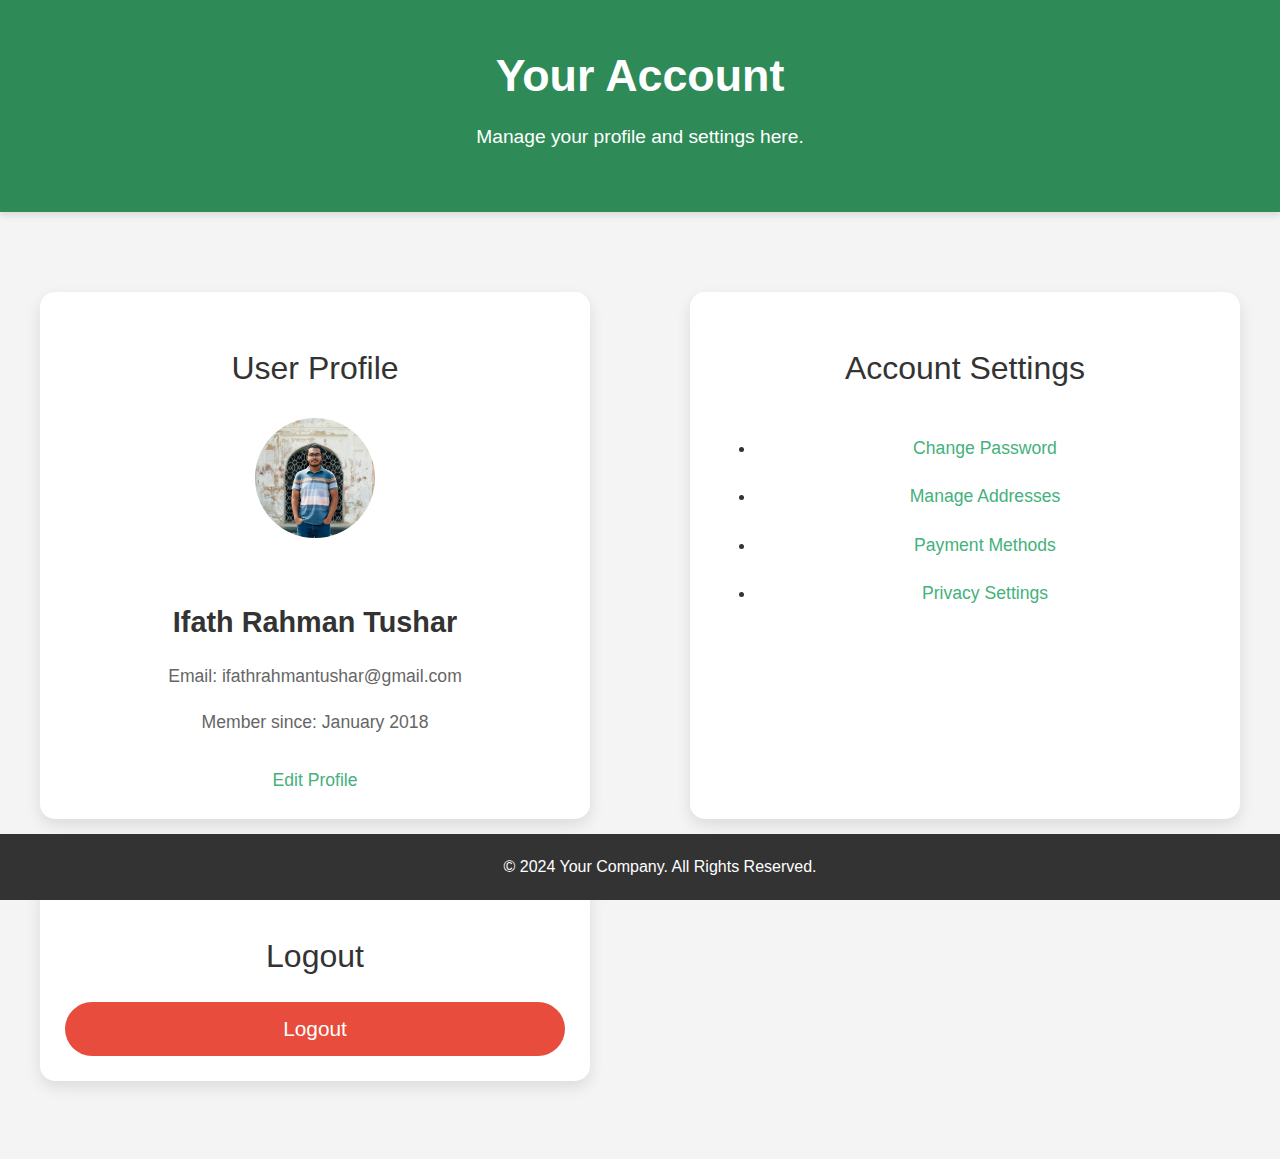
<file: account.html>
<!DOCTYPE html>
<html lang="en">
<head>
    <meta charset="UTF-8">
    <meta name="viewport" content="width=device-width, initial-scale=1.0">
    <title>Account Management</title>
    <link rel="stylesheet" href="css/account.css">
</head>
<body>

    <header>
        <h1>Your Account</h1>
        <p>Manage your profile and settings here.</p>
    </header>

    <main>
        <div class="account-container">

            <!-- User Profile Section -->
            <section class="account-section user">
                <h2>User Profile</h2>
                <div class="profile-info">
                    <img src="image/profile.jpg" alt="Profile Image" class="profile-img">
                    <h3>Ifath Rahman Tushar</h3>
                    <p>Email: ifathrahmantushar@gmail.com</p>
                    <p>Member since: January 2018</p>
                    <a href="#" class="edit-btn">Edit Profile</a>
                </div>
            </section>

            <!-- Account Settings Section -->
            <section class="account-section settings">
                <h2>Account Settings</h2>
                <ul>
                    <li><a href="#">Change Password</a></li>
                    <li><a href="#">Manage Addresses</a></li>
                    <li><a href="#">Payment Methods</a></li>
                    <li><a href="#">Privacy Settings</a></li>
                </ul>
            </section>

            <!-- Logout Section -->
            <section class="account-section logout">
                <h2>Logout</h2>
                <button class="logout-btn">Logout</button>
            </section>

        </div>
    </main>

    <footer>
        <p>&copy; 2024 Your Company. All Rights Reserved.</p>
    </footer>

</body>
</html>
</file>
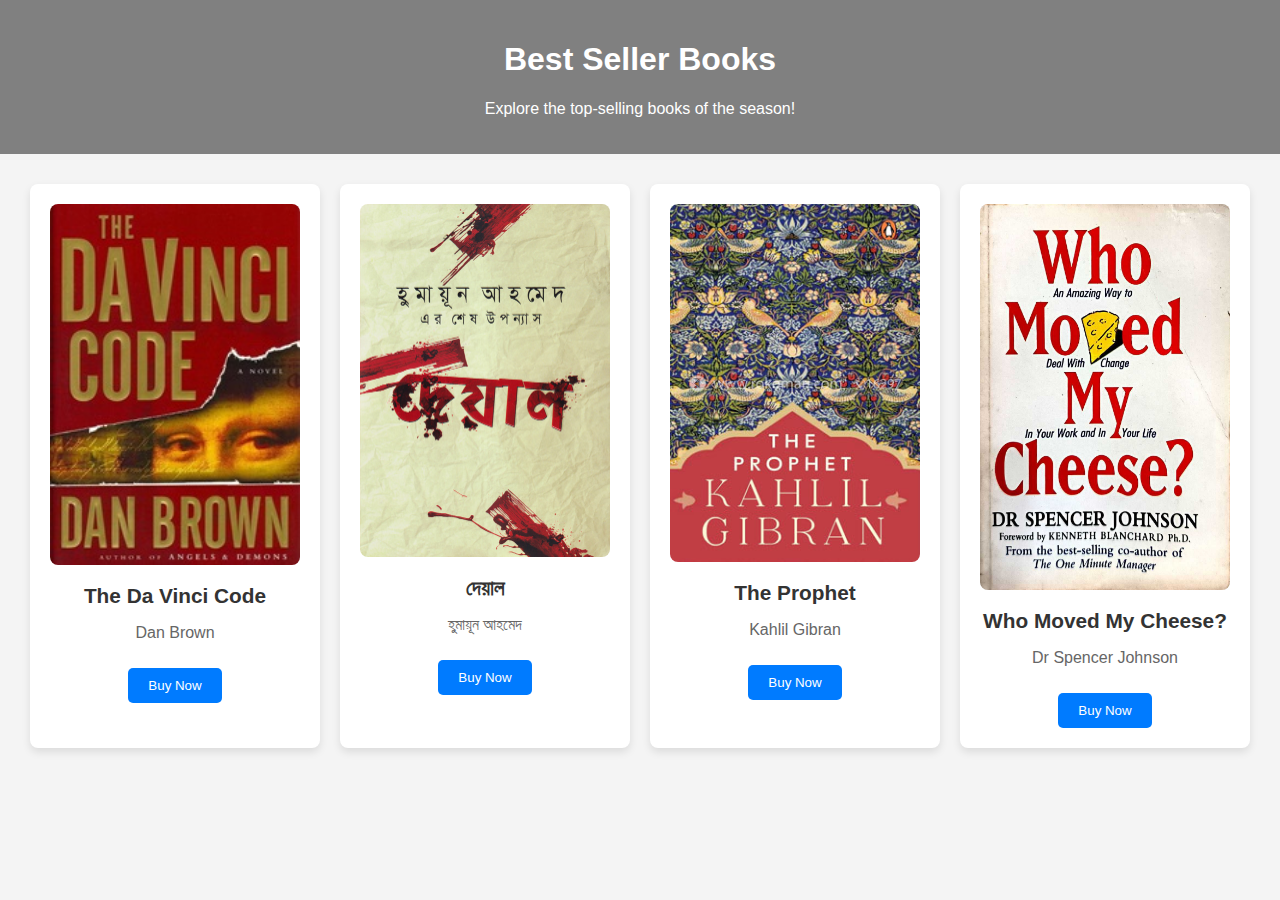
<file: best_sellers.html>
<!DOCTYPE html>
<html lang="en">
<head>
    <meta charset="UTF-8">
    <meta name="viewport" content="width=device-width, initial-scale=1.0">
    <title>Best Seller Books</title>
    <link rel="stylesheet" href="css/best_ssellers.css">
</head>

<body>

    <div class="header">
        <h1>Best Seller Books</h1>
        <p>Explore the top-selling books of the season!</p>
    </div>

    <div class="container">
        <div class="book">
            <img src="image/best1.jpg" alt="Book 1">
            <h2>The Da Vinci Code</h2>
            <p>Dan Brown</p>
            <button>Buy Now</button>
        </div>

        <div class="book">
            <img src="image/best5.jpg" alt="Book 2">
            <h2>দেয়াল</h2>
            <p>হুমায়ূন আহমেদ</p>
            <button>Buy Now</button>
        </div>

        <div class="book">
            <img src="image/best3.jpg" alt="Book 3">
            <h2>The Prophet</h2>
            <p>Kahlil Gibran</p>
            <button>Buy Now</button>
        </div>

        <div class="book">
            <img src="image/best4.jpg" alt="Book 4">
            <h2>Who Moved My Cheese?</h2>
            <p>Dr Spencer Johnson</p>
            <button>Buy Now</button>
        </div>
    </div>

</body>
</html>
</file>
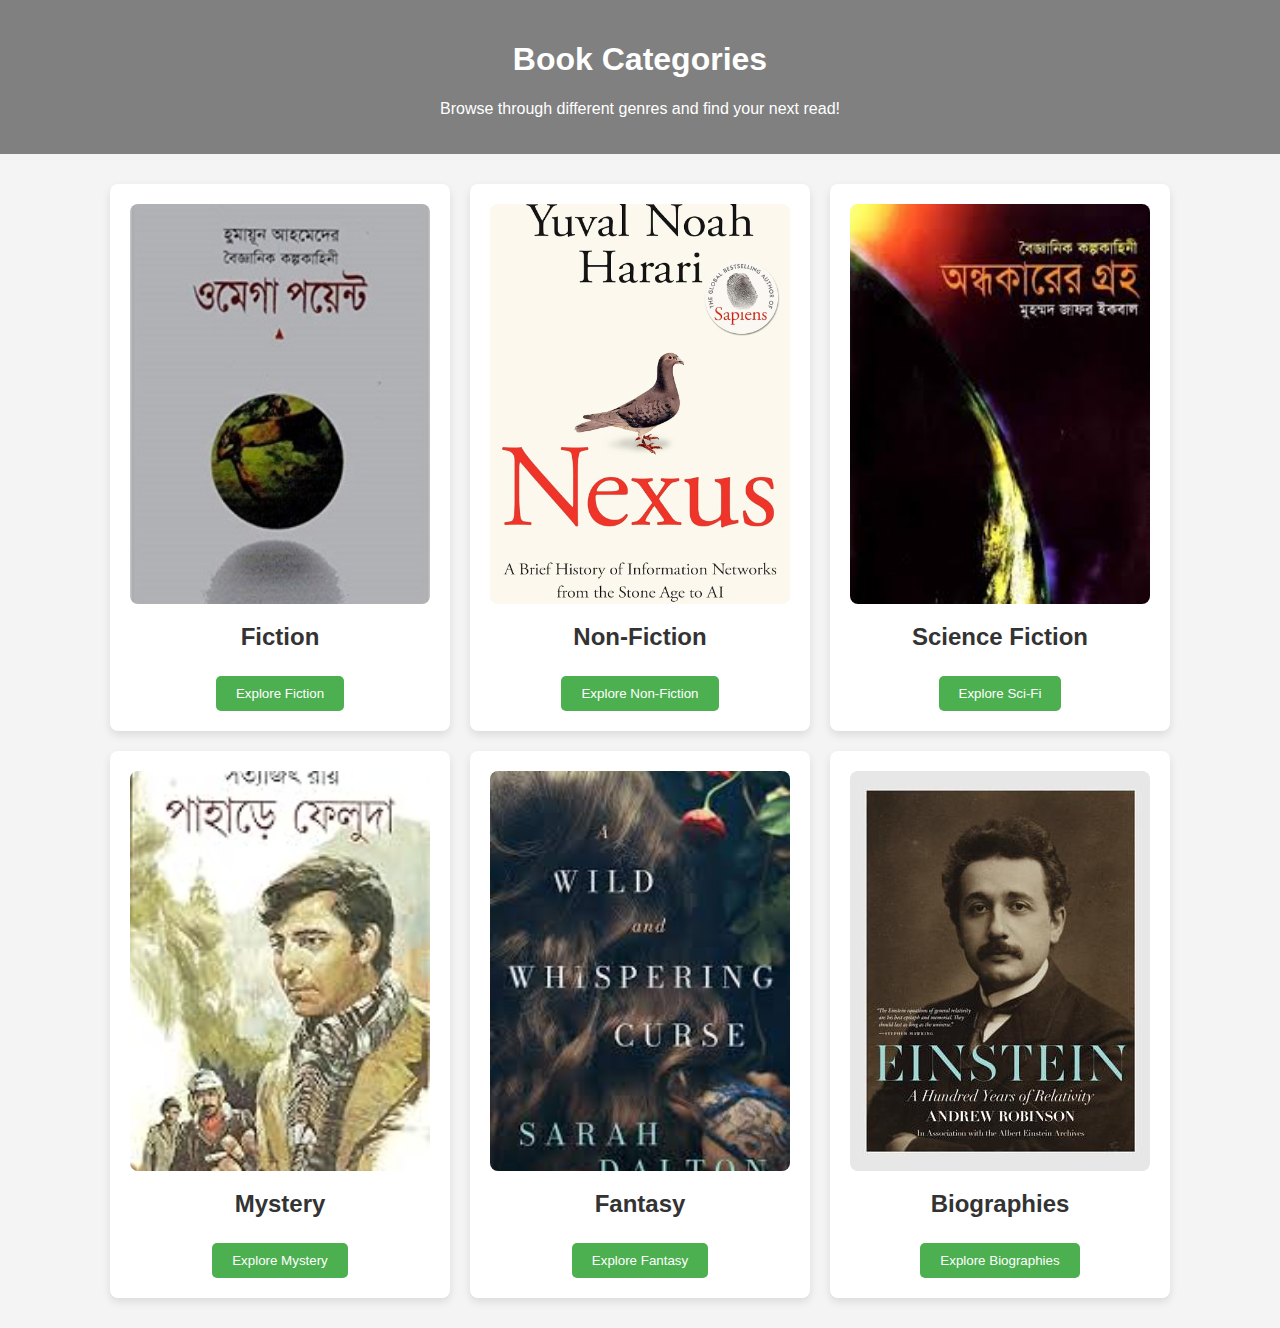
<file: categories.html>
<!DOCTYPE html>
<html lang="en">
<head>
    <meta charset="UTF-8">
    <meta name="viewport" content="width=device-width, initial-scale=1.0">
    <title>Book Categories</title>
    <link rel="stylesheet" href="css/categories.css">
</head>

<body>

    <div class="header">
        <h1>Book Categories</h1>
        <p>Browse through different genres and find your next read!</p>
    </div>

    <div class="container">
        <div class="category">
            <img src="image/fiction11.jpg" alt="Fiction">
            <h2>Fiction</h2>
            <button>Explore Fiction</button>
        </div>

        <div class="category">
            <img src="image/non_fiction11.jpg" alt="Non-Fiction">
            <h2>Non-Fiction</h2>
            <button>Explore Non-Fiction</button>
        </div>

        <div class="category">
            <img src="image/scifi2.jpg" alt="Science Fiction">
            <h2>Science Fiction</h2>
            <button>Explore Sci-Fi</button>
        </div>

        <div class="category">
            <img src="image/mystery.jpg" alt="Mystery">
            <h2>Mystery</h2>
            <button>Explore Mystery</button>
        </div>

        <div class="category">
            <img src="image/fantasy.jpg" alt="Fantasy">
            <h2>Fantasy</h2>
            <button>Explore Fantasy</button>
        </div>

        <div class="category">
            <img src="image/biography1.jpg" alt="Biographies">
            <h2>Biographies</h2>
            <button>Explore Biographies</button>
        </div>
    </div>

</body>
</html>
</file>
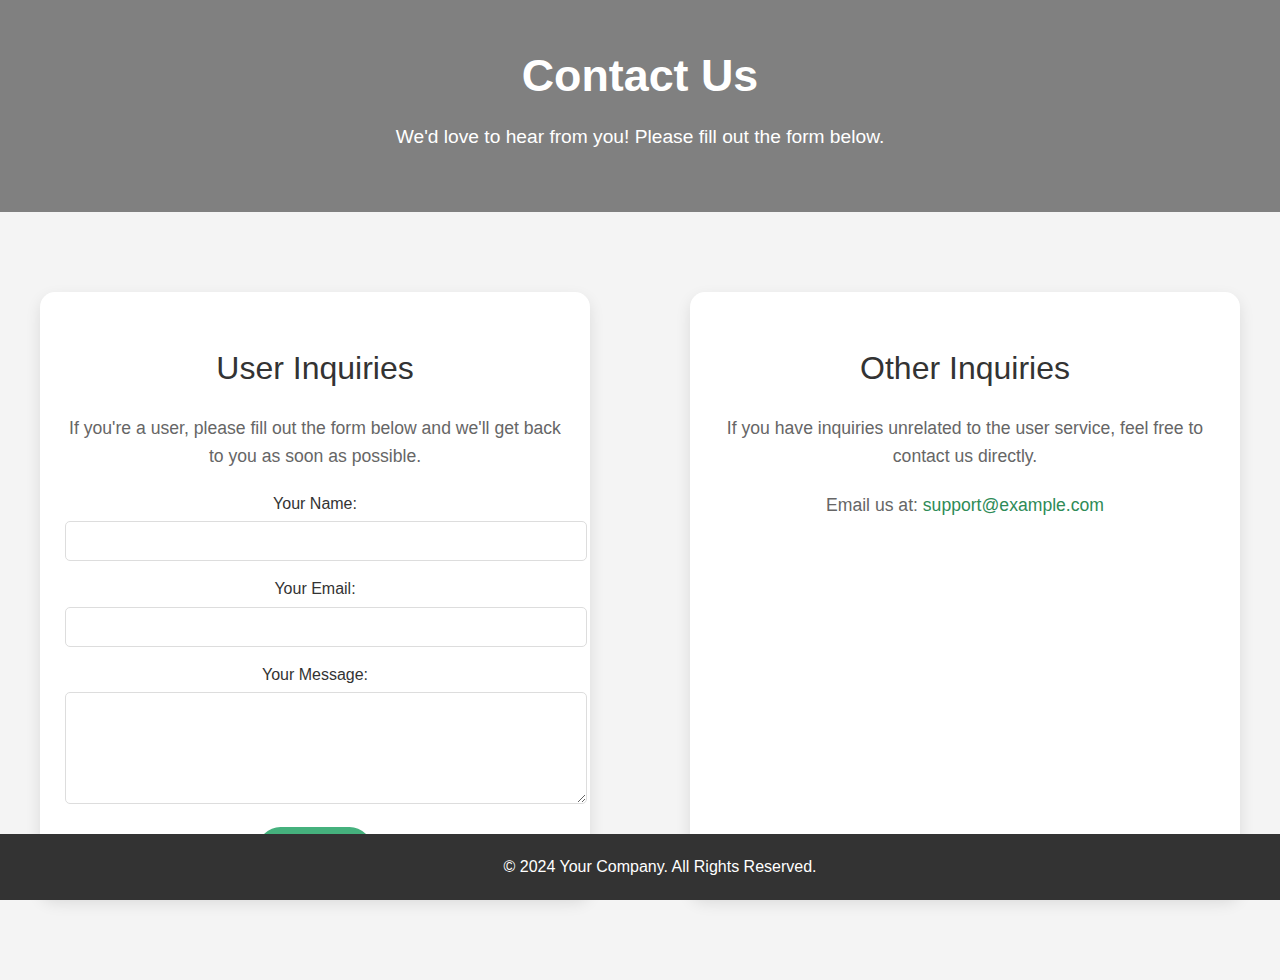
<file: contact.html>
<!DOCTYPE html>
<html lang="en">
<head>
    <meta charset="UTF-8">
    <meta name="viewport" content="width=device-width, initial-scale=1.0">
    <title>Contact Us</title>
    <link rel="stylesheet" href="css/contact.css">
</head>
<body>

    <header>
        <h1>Contact Us</h1>
        <p>We'd love to hear from you! Please fill out the form below.</p>
    </header>

    <main>
        <div class="contact-container">

            <!-- User Contact Section -->
            <section class="contact-section user">
                <h2>User Inquiries</h2>
                <p>If you're a user, please fill out the form below and we'll get back to you as soon as possible.</p>

                <form action="#" method="POST" class="contact-form">
                    <label for="name">Your Name:</label>
                    <input type="text" id="name" name="name" required>

                    <label for="email">Your Email:</label>
                    <input type="email" id="email" name="email" required>

                    <label for="message">Your Message:</label>
                    <textarea id="message" name="message" rows="5" required></textarea>

                    <button type="submit" class="submit-btn">Submit</button>
                </form>
            </section>

            <!-- Other Contact Section -->
            <section class="contact-section others">
                <h2>Other Inquiries</h2>
                <p>If you have inquiries unrelated to the user service, feel free to contact us directly.</p>
                <p>Email us at: <a href="mailto:support@bookly.com">support@example.com</a></p>
            </section>

        </div>
    </main>

    <footer>
        <p>&copy; 2024 Your Company. All Rights Reserved.</p>
    </footer>

</body>
</html>
</file>
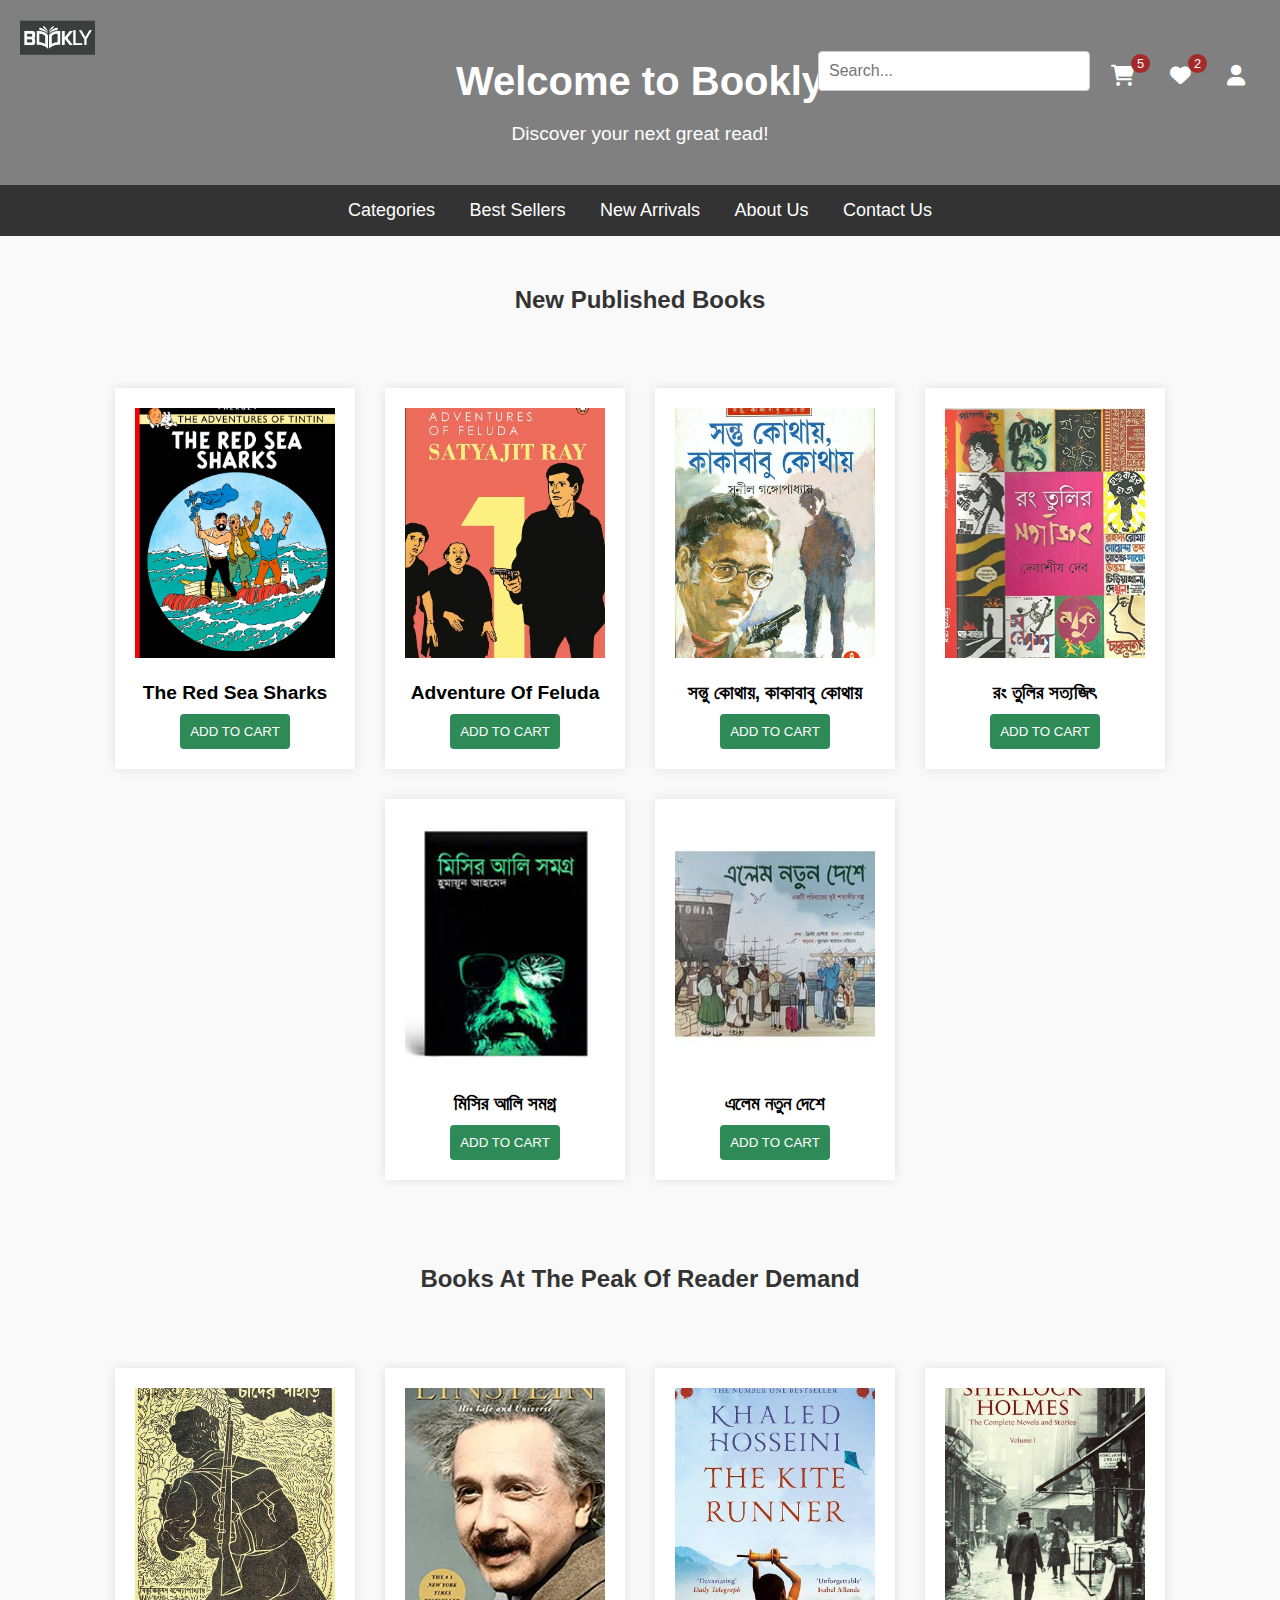
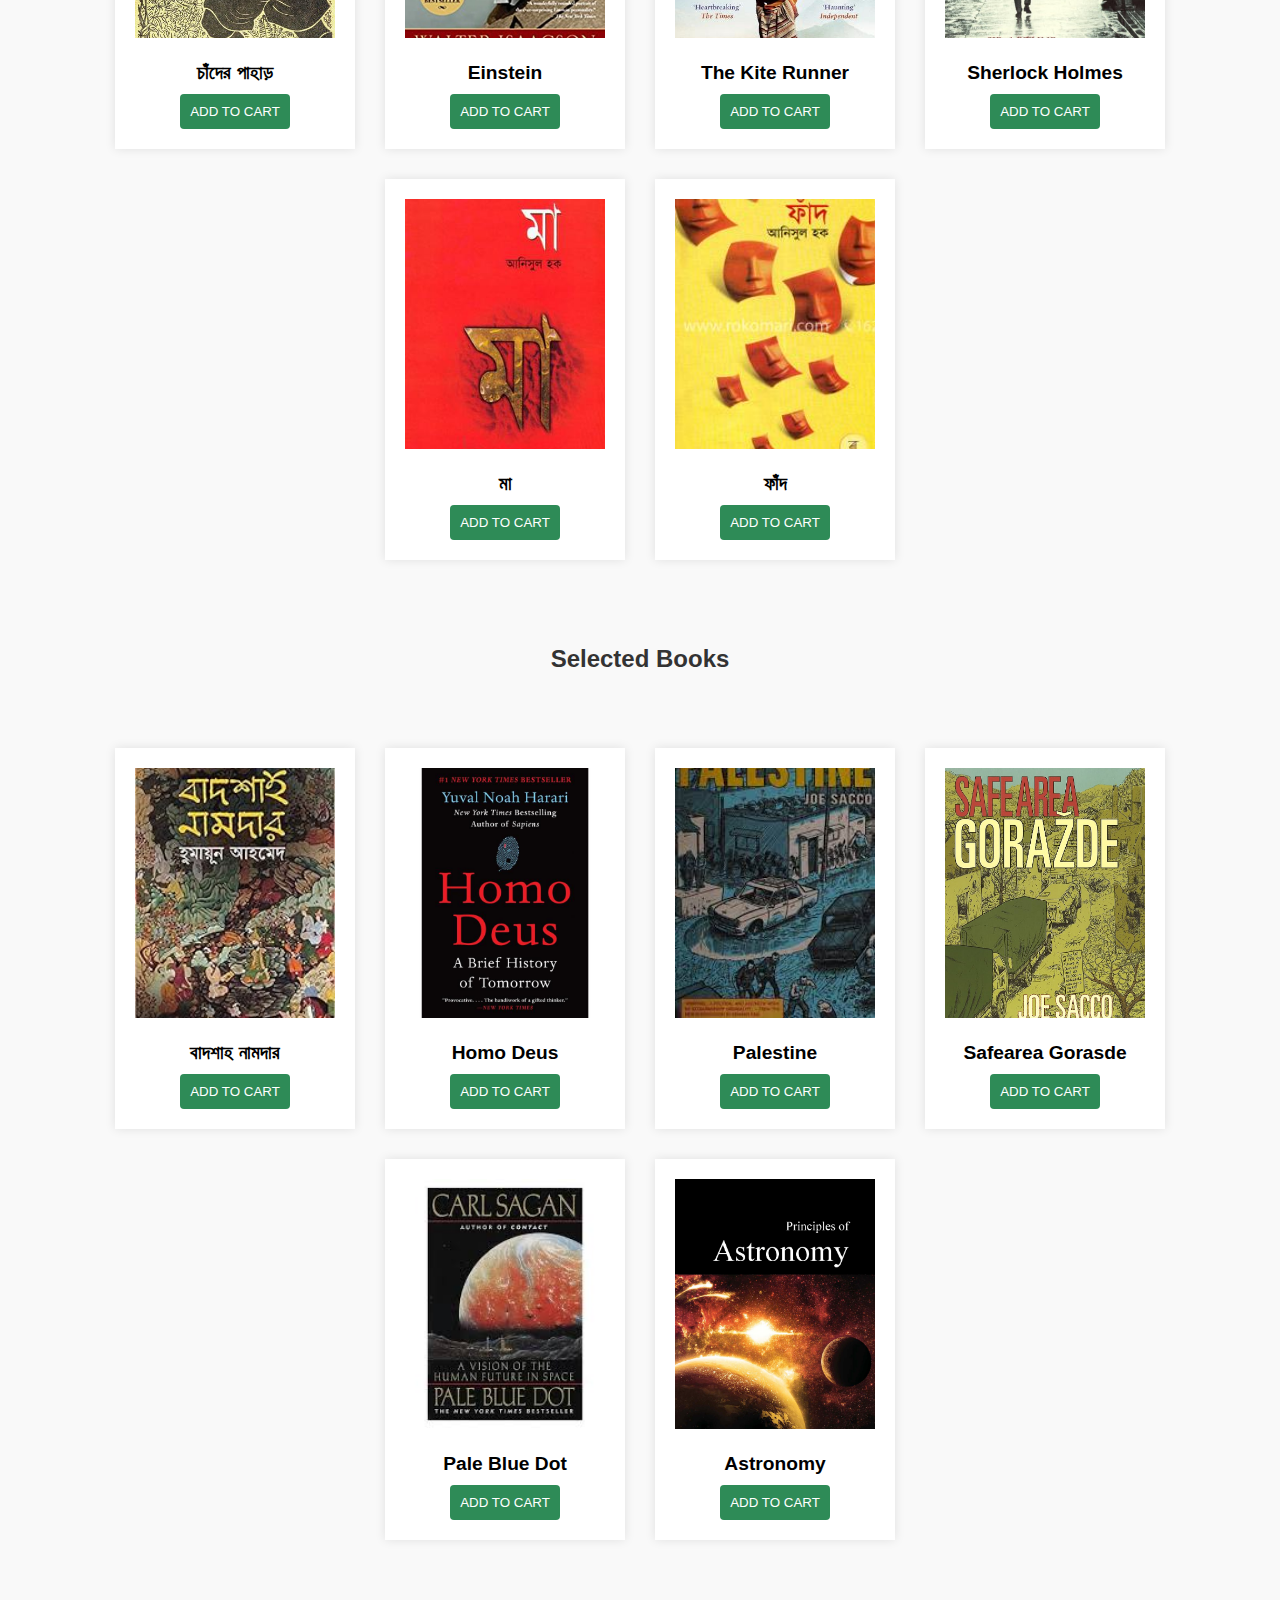
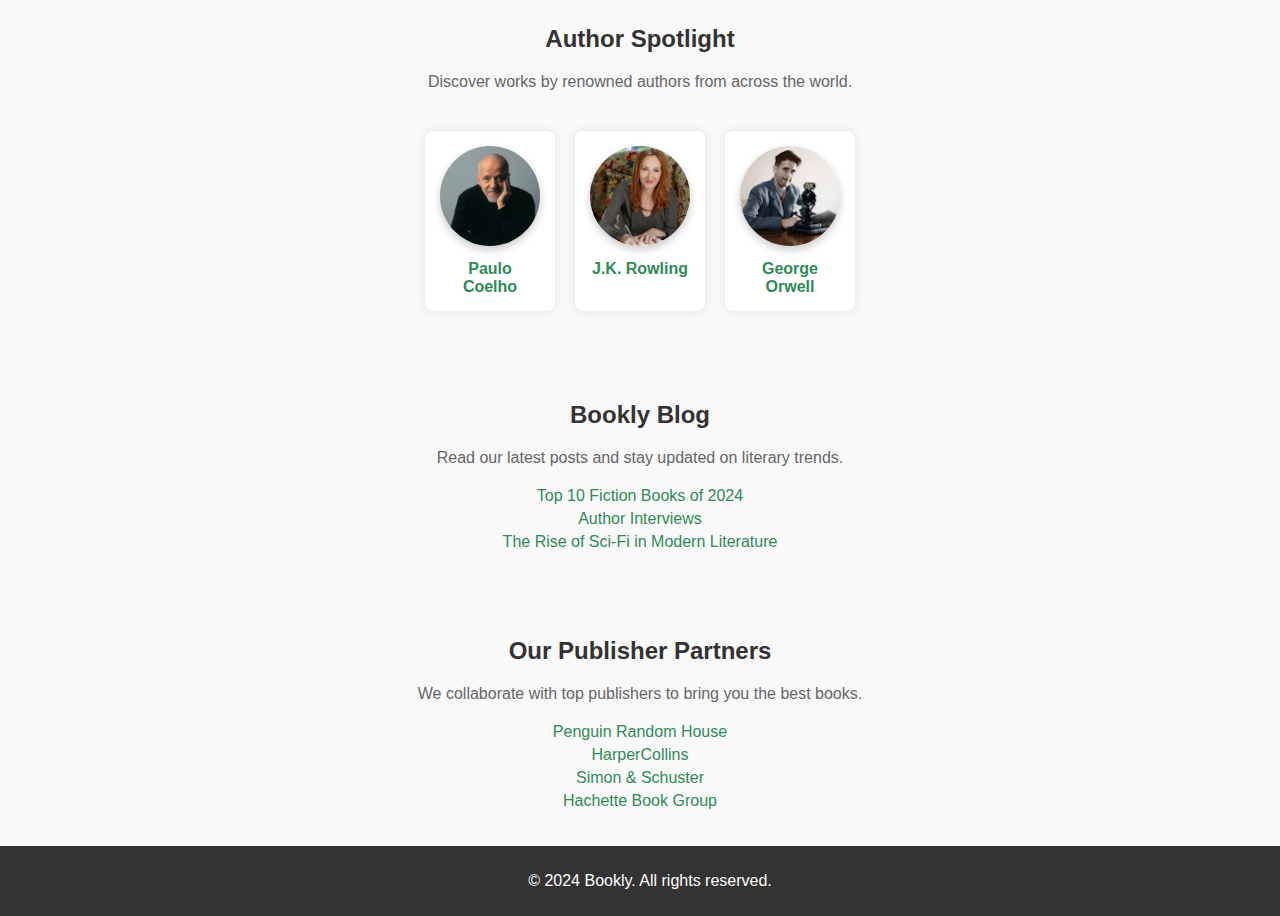
<file: home.html>
<!DOCTYPE html>
<html lang="en">
<head>
    <meta charset="UTF-8">
    <meta name="viewport" content="width=device-width, initial-scale=1.0">
    <title>Bookly - Online Book Shop</title>
    <link rel="icon" href="icon/photo_2024-09-13_21-05-20.jpg">
    <link rel="stylesheet" href="css/home.css">
    <link rel="stylesheet" href="https://cdnjs.cloudflare.com/ajax/libs/font-awesome/6.0.0-beta3/css/all.min.css">
    
</head>

<body>

<header>
    <a href="index.html">
        <img src="icon/photo_2024-09-13_21-05-20.jpg" alt="Bookly Logo" class="logo">
    </a>


    

    <h1>Welcome to Bookly</h1>
    <p>Discover your next great read!</p>
    <div class="search-container">
        <form action="search_results.html" method="GET">
            <input type="text" placeholder="Search..." name="query" required>
        </form>
    </div>

    <div class="header"></div>
        
    <div class="icons-container">
        <a href="cart.html" title="Cart">
            <i class="fas fa-shopping-cart"></i>
            <span class="icon-badge">5</span> 
        </a>
        <a href="wishlist.html" title="Wishlist">
            <i class="fas fa-heart"></i>
            <span class="icon-badge">2</span> 
        </a>
        <a href="account.html" title="Account">
            <i class="fas fa-user"></i>
        </a>
    </div>
</header>


</body>
</html>


<nav>
    <a href="categories.html">Categories</a>
    <a href="best_sellers.html">Best Sellers</a>
    <a href="new_arrivals.html">New Arrivals</a>
    <a href="about.html">About Us</a>
    <a href="contact.html">Contact Us</a>
</nav>

<section>
    <h2>New Published Books</h2>
</section>

<div class="container">
    <div class="category">
        <img src="image/new_pub_1.jpg" alt="">
        <h2>The Red Sea Sharks</h2>
        <button>ADD TO CART</button>
    </div>

    <div class="category">
        <img src="image/new_pub_2.jpg" alt="">
        <h2>Adventure Of Feluda</h2>
        <button>ADD TO CART</button>
    </div>

    <div class="category">
        <img src="image/new_img_3.jpg" alt="">
        <h2>সন্তু কোথায়, কাকাবাবু কোথায়</h2>
        <button>ADD TO CART</button>
    </div>

    <div class="category">
        <img src="image/new_book_4.jpg" alt="">
        <h2>রং তুলির সত্যজিৎ
        </h2>
        <button>ADD TO CART</button>
    </div>

    <div class="category">
        <img src="image/new_book_5.jpg" alt="">
        <h2>মিসির আলি সমগ্র</h2>
        <button>ADD TO CART</button>
    </div>

    <div class="category">
        <img src="image/new_book_6.jpg" alt="">
        <h2>এলেম নতুন দেশে</h2>
        <button>ADD TO CART</button>
    </div>
</div>

<section>
    <h2>Books At The Peak Of Reader Demand</h2>
</section>


<div class="container">
    <div class="category">
        <img src="image/redader_demand_1.jpg" alt="">
        <h2>চাঁদের পাহাড়</h2>
        <button>ADD TO CART</button>
    </div>

    <div class="category">
        <img src="image/reader_demand_2.jpg" alt="">
        <h2>Einstein</h2>
        <button>ADD TO CART</button>
    </div>

    <div class="category">
        <img src="image/readers_demand_3.jpg" alt="">
        <h2>The Kite Runner</h2>
        <button>ADD TO CART</button>
    </div>

    <div class="category">
        <img src="image/reader_demand_4.jpg" alt="">
        <h2>Sherlock Holmes</h2>
        <button>ADD TO CART</button>
    </div>

    <div class="category">
        <img src="image/redars_demand_5.jpg" alt="">
        <h2>মা</h2>
        <button>ADD TO CART</button>
    </div>

    <div class="category">
        <img src="image/redars_demand_6.jpg" alt="">
        <h2>ফাঁদ</h2>
        <button>ADD TO CART</button>
    </div>
</div>

<section>
    <h2>Selected Books</h2>
</section>


<div class="container">
    <div class="category">
        <img src="image/selected_1.jpg" alt="">
        <h2>বাদশাহ নামদার</h2>
        <button>ADD TO CART</button>
    </div>

    <div class="category">
        <img src="image/selected_2.jpg" alt="">
        <h2>Homo Deus</h2>
        <button>ADD TO CART</button>
    </div>

    <div class="category">
        <img src="image/selected_3.jpg" alt="">
        <h2>Palestine</h2>
        <button>ADD TO CART</button>
    </div>

    <div class="category">
        <img src="image/selected_4.jpg" alt="">
        <h2>Safearea Gorasde</h2>
        <button>ADD TO CART</button>
    </div>

    <div class="category">
        <img src="image/selected_5.jpg" alt="">
        <h2>Pale Blue Dot</h2>
        <button>ADD TO CART</button>
    </div>

    <div class="category">
        <img src="image/selected_6.jpg" alt="">
        <h2>Astronomy</h2>
        <button>ADD TO CART</button>
    </div>
</div>


<section>
    <h2>Author Spotlight</h2>
    <p>Discover works by renowned authors from across the world.</p>
    <div class="author-list">
        <div class="author-item">
            <img src="image/paulo-coelho.jpg" alt="Paulo Coelho">
            <a href="author/paulo_coelho.html">Paulo Coelho</a>
        </div>
        <div class="author-item">
            <img src="image/jk-rowling.jpg" alt="J.K. Rowling">
            <a href="author/jk_rowling.html">J.K. Rowling</a>
        </div>
        <div class="author-item">
            <img src="image/george orwell.jpeg" alt="George Orwell">
            <a href="author/george_orwell.html">George Orwell</a>
        </div>
    </div>
</section>



<section>
    <h2>Bookly Blog</h2>
    <p>Read our latest posts and stay updated on literary trends.</p>
    <ul>
        <li><a href="blog/top10fiction.html">Top 10 Fiction Books of 2024</a></li>
        <li><a href="blog/author_interviews.html">Author Interviews</a></li>
        <li><a href="blog/scifi_rise.html">The Rise of Sci-Fi in Modern Literature</a></li>
    </ul>
</section>

<section>
    <h2>Our Publisher Partners</h2>
    <p>We collaborate with top publishers to bring you the best books.</p>
    <ul>
        <li><a href="publisher/penguin_random_house.html">Penguin Random House</a></li>
        <li><a href="publisher/harpercollins.html">HarperCollins</a></li>
        <li><a href="publisher/simon_schuster.html">Simon & Schuster</a></li>
        <li><a href="publisher/hachette.html">Hachette Book Group</a></li>
    </ul>
</section>

<footer>
    <p>© 2024 Bookly. All rights reserved.</p>
</footer>

</body>
</html>
</file>
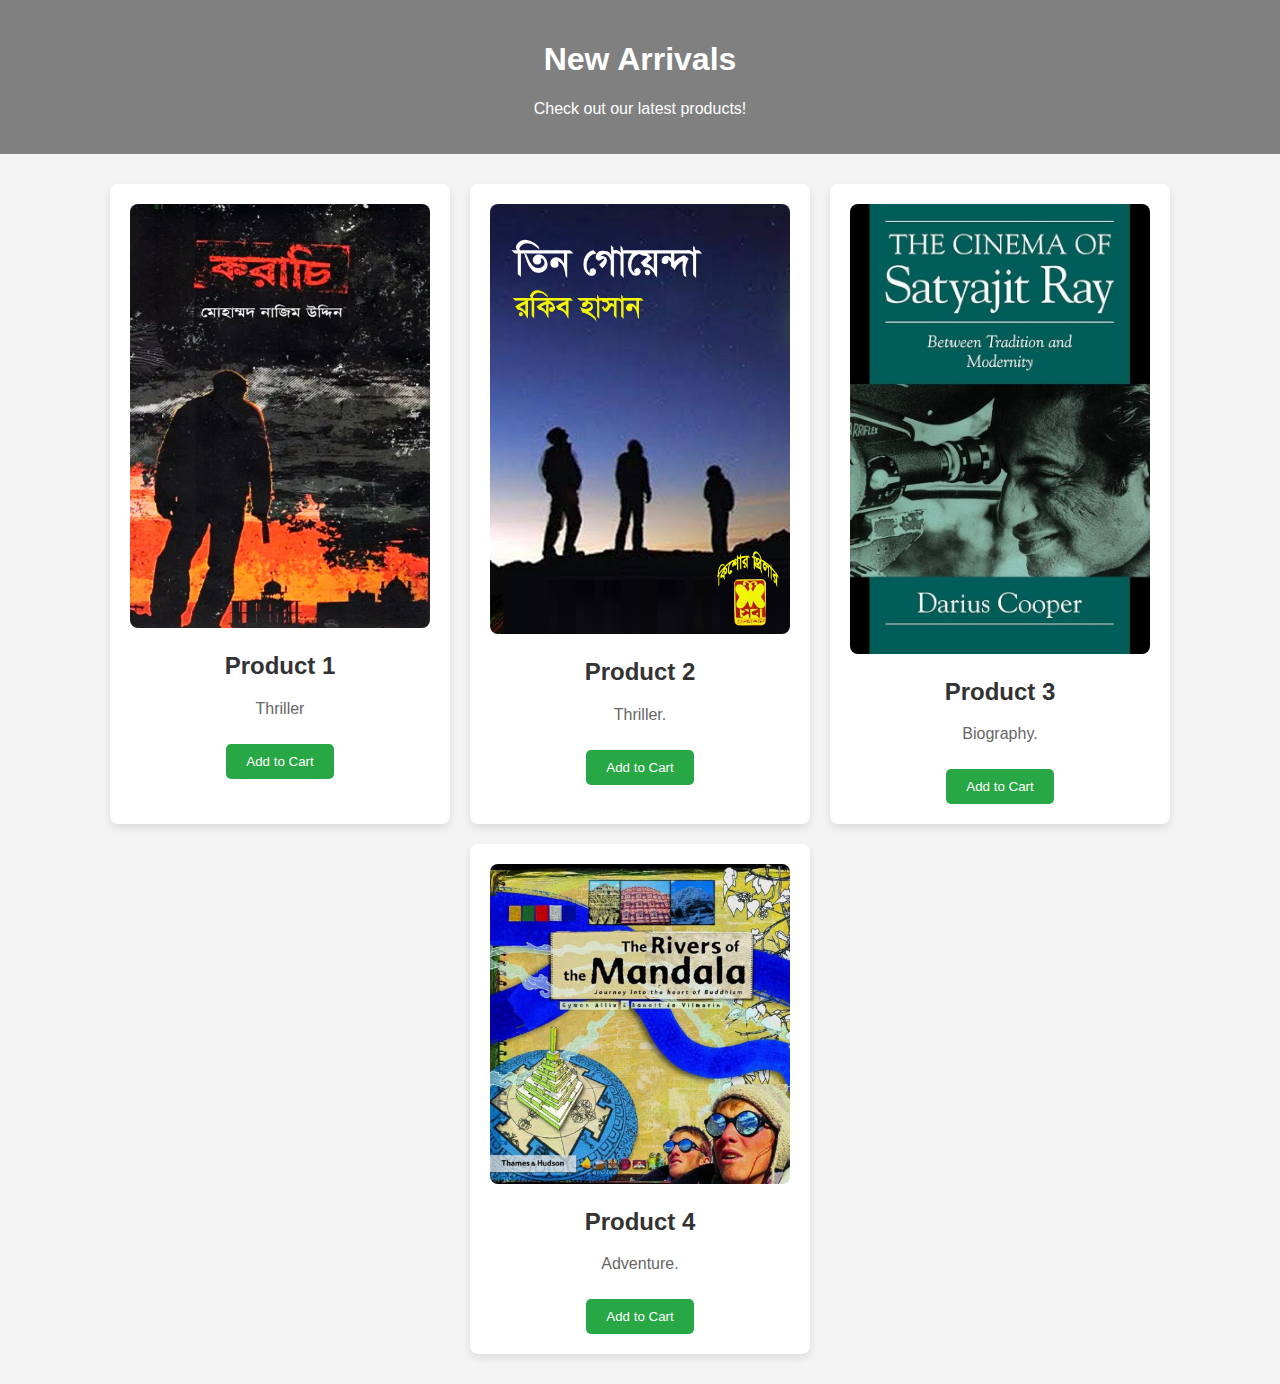
<file: new_arrivals.html>
<!DOCTYPE html>
<html lang="en">
<head>
    <meta charset="UTF-8">
    <meta name="viewport" content="width=device-width, initial-scale=1.0">
    <title>New Arrivals</title>
    <link rel="stylesheet" href="css/new_arrivals.css">
</head>

<body>

    <div class="header">
        <h1>New Arrivals</h1>
        <p>Check out our latest products!</p>
    </div>

    <div class="container">
        <div class="product">
            <img src="image/newa1.jpg" alt="Product 1">
            <h2>Product 1</h2>
            <p>Thriller</p>
            <button>Add to Cart</button>
        </div>

        <div class="product">
            <img src="image/newa2.jpg" alt="Product 2">
            <h2>Product 2</h2>
            <p>Thriller.</p>
            <button>Add to Cart</button>
        </div>

        <div class="product">
            <img src="image/newa3.jpg" alt="Product 3">
            <h2>Product 3</h2>
            <p>Biography.</p>
            <button>Add to Cart</button>
        </div>

        <div class="product">
            <img src="image/newa4.jpg" alt="Product 4">
            <h2>Product 4</h2>
            <p>Adventure.</p>
            <button>Add to Cart</button>
        </div>
    </div>

</body>
</html>
</file>
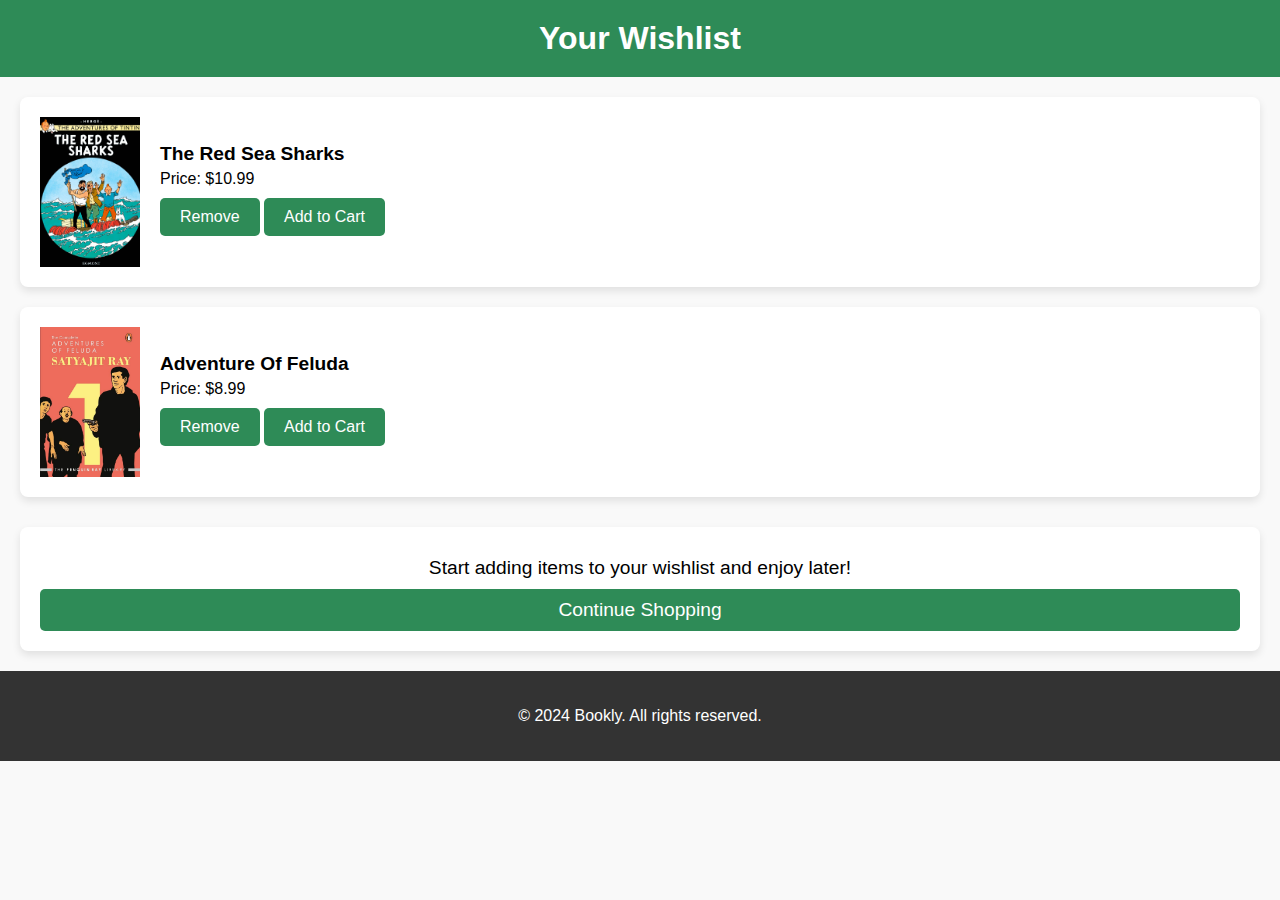
<file: wishlist.html>
<!DOCTYPE html>
<html lang="en">
<head>
    <meta charset="UTF-8">
    <meta name="viewport" content="width=device-width, initial-scale=1.0">
    <title>Wishlist</title>
    <link rel="stylesheet" href="css/wishlist.css">
    <link rel="stylesheet" href="https://cdnjs.cloudflare.com/ajax/libs/font-awesome/6.0.0-beta3/css/all.min.css">
</head>
<body>

<header>
    <h1>Your Wishlist</h1>
</header>

<main>
    <section class="wishlist-container">
        
        <div class="wishlist-item">
            <img src="image/new_pub_1.jpg" alt="Book Image">
            <div class="item-info">
                <h3>The Red Sea Sharks</h3>
                <p>Price: $10.99</p>
                <button class="remove-item">Remove</button>
                <button class="add-to-cart">Add to Cart</button>
            </div>
        </div>

        <div class="wishlist-item">
            <img src="image/new_pub_2.jpg" alt="Book Image">
            <div class="item-info">
                <h3>Adventure Of Feluda</h3>
                <p>Price: $8.99</p>
                <button class="remove-item">Remove</button>
                <button class="add-to-cart">Add to Cart</button>
            </div>
        </div>

        <!-- Add more wishlist items here -->

    </section>
    <section class="wishlist-summary">
        <p>Start adding items to your wishlist and enjoy later!</p>
        <button class="continue-shopping-btn">Continue Shopping</button>
    </section>

</main>

<footer>
    <p>© 2024 Bookly. All rights reserved.</p>
</footer>

</body>
</html>
</file>
<file: css/account.css>
/* General Styles */
body {
    font-family: 'Arial', sans-serif;
    margin: 0;
    padding: 0;
    background-color: #f4f4f4;
    color: #333;
    line-height: 1.6;
}

/* Header */
header {
    background-color: #2e8b57;
    color: white;
    text-align: center;
    padding: 40px 20px;
    box-shadow: 0 4px 6px rgba(0, 0, 0, 0.1);
}

header h1 {
    margin: 0;
    font-size: 2.8rem;
    font-weight: 600;
}

header p {
    font-size: 1.2rem;
    margin-top: 10px;
}

/* Main Section */
main {
    padding: 3rem 2rem;
    max-width: 1200px;
    margin: 0 auto;
}

/* Account Container */
.account-container {
    display: flex;
    gap: 30px;
    flex-wrap: wrap;
    justify-content: space-between;
    margin-top: 2rem;
}

/* Account Section */
.account-section {
    background-color: #fff;
    padding: 25px;
    border-radius: 15px;
    box-shadow: 0 6px 15px rgba(0, 0, 0, 0.1);
    max-width: 500px;
    text-align: center;
    transition: transform 0.3s, box-shadow 0.3s;
    width: 100%;
    margin-bottom: 30px;
}

.account-section:hover {
    transform: translateY(-5px);
    box-shadow: 0 10px 20px rgba(0, 0, 0, 0.15);
}

.account-section h2 {
    font-size: 2rem;
    margin-bottom: 20px;
    font-weight: 500;
}

.account-section p {
    font-size: 1.1rem;
    margin-bottom: 20px;
    color: #666;
}

.account-section a {
    text-decoration: none;
    color: #45b17d;
    font-size: 1.1rem;
    font-weight: 500;
    display: inline-block;
    margin-top: 20px;
}

.account-section a:hover {
    color: #2e8b57;
}

.profile-info {
    margin-top: 20px;
    text-align: center;
}

.profile-img {
    width: 120px;
    height: 120px;
    border-radius: 50%;
    object-fit: cover;
    margin-bottom: 20px;
    border: 4px solid #fff;
    transition: border 0.3s;
}

.profile-img:hover {
    border: 4px solid #45b17d;
}

.profile-info h3 {
    font-size: 1.8rem;
    margin-bottom: 10px;
}

.profile-info p {
    font-size: 1.1rem;
    margin-bottom: 10px;
}

/* Account Settings Section */
.settings-section ul {
    list-style: none; 
    padding: 0;
    text-align: left;
}

.settings-section li {
    margin: 18px 0;
}

.settings-section a {
    text-decoration: none;
    color: #2e8b57;
    font-size: 1.2rem;
    font-weight: 400;
    transition: color 0.3s;
}

.settings-section a:hover {
    color: #45b17d;
}


/* Logout Section */
.logout-btn {
    background-color: #e74c3c;
    color: white;
    padding: 15px 30px;
    font-size: 1.3rem;
    border: none;
    border-radius: 30px;
    cursor: pointer;
    width: 100%;
    transition: background-color 0.3s, transform 0.3s;
}

.logout-btn:hover {
    background-color: #c0392b;
    transform: scale(1.05);
}

/* Footer */
footer {
    background-color: #333;
    color: white;
    text-align: center;
    padding: 20px;
    position: fixed;
    width: 100%;
    bottom: 0;
}

footer p {
    margin: 0;
    font-size: 1rem;
}
</file>
<file: css/best_ssellers.css>
body {
    font-family: Arial, sans-serif;
    margin: 0;
    padding: 0;
    background-color: #f4f4f4;
}


.header {
    background-color: gray;
    color: white;
    padding: 20px;
    text-align: center;
}


.container {
    display: flex;
    flex-wrap: wrap;
    justify-content: center;
    margin: 20px;
}


.book {
    background-color: white;
    border-radius: 8px;
    box-shadow: 0 4px 8px rgba(0, 0, 0, 0.1);
    margin: 10px;
    width: 250px;
    text-align: center;
    padding: 20px;
}


.book img {
    width: 100%;
    height: auto;
    border-radius: 8px;
}


.book h2 {
    font-size: 1.3rem;
    color: #333;
    margin: 15px 0;
}


.book p {
    font-size: 1rem;
    color: #666;
}


.book button {
    background-color: #007bff;
    color: white;
    padding: 10px 20px;
    border: none;
    border-radius: 5px;
    cursor: pointer;
    margin-top: 10px;
}


.book button:hover {
    background-color: #0056b3;
}
</file>
<file: css/categories.css>
/* General Styles */
body {
    font-family: Arial, sans-serif;
    margin: 0;
    padding: 0;
    background-color: #f4f4f4;
}

.header {
    background-color: grey;
    color: white;
    padding: 20px;
    text-align: center;
}

.container {
    display: flex;
    flex-wrap: wrap;
    justify-content: center;
    margin: 20px;
}

.category {
    background-color: white;
    border-radius: 8px;
    box-shadow: 0 4px 8px rgba(0, 0, 0, 0.1);
    margin: 10px;
    width: 300px;
    text-align: center;
    padding: 20px;
}

.category img {
    width: 100%;
    height: 400px;
    object-fit: cover;
    border-radius: 8px;
}

.category h2 {
    font-size: 1.5rem;
    color: #333;
    margin: 15px 0;
}

.category button {
    background-color: #4CAF50; /* Match header color */
    color: white;
    padding: 10px 20px;
    border: none;
    border-radius: 5px;
    cursor: pointer;
    margin-top: 10px;
}

.category button:hover {
    background-color: #45a049; /* Darker shade for hover */
}

footer {
    background-color: #333;
    color: white;
    padding: 10px;
    text-align: center;
    margin-top: 30px;
}
</file>
<file: css/contact.css>
/* General Styles */
body {
    font-family: 'Arial', sans-serif;
    margin: 0;
    padding: 0;
    background-color: #f4f4f4;
    color: #333;
    line-height: 1.6;
}

/* Header */
header {
    background-color: grey;
    color: white;
    text-align: center;
    padding: 40px 20px;
}

header h1 {
    margin: 0;
    font-size: 2.8rem;
    font-weight: 600;
}

header p {
    font-size: 1.2rem;
    margin-top: 10px;
}

/* Main Section */
main {
    padding: 3rem 2rem;
    max-width: 1200px;
    margin: 0 auto;
}

/* Contact Container */
.contact-container {
    display: flex;
    gap: 30px;
    flex-wrap: wrap;
    justify-content: space-between;
    margin-top: 2rem;
}

/* Contact Section */
.contact-section {
    background-color: #fff;
    padding: 25px;
    border-radius: 15px;
    box-shadow: 0 6px 15px rgba(0, 0, 0, 0.1);
    max-width: 500px;
    text-align: center;
    transition: transform 0.3s, box-shadow 0.3s;
    width: 100%;
    margin-bottom: 30px;
}

.contact-section:hover {
    transform: translateY(-5px);
    box-shadow: 0 10px 20px rgba(0, 0, 0, 0.15);
}

.contact-section h2 {
    font-size: 2rem;
    margin-bottom: 20px;
    font-weight: 500;
}

.contact-section p {
    font-size: 1.1rem;
    margin-bottom: 20px;
    color: #666;
}

.contact-form label {
    display: block;
    margin-bottom: 5px;
    font-size: 1rem;
}

.contact-form input,
.contact-form textarea {
    width: 100%;
    padding: 10px;
    margin-bottom: 15px;
    border: 1px solid #ddd;
    border-radius: 5px;
    font-size: 1rem;
}

.contact-form textarea {
    resize: vertical;
}

.submit-btn {
    background-color: #45b17d;
    color: white;
    padding: 12px 30px;
    font-size: 1.1rem;
    border: none;
    border-radius: 30px;
    cursor: pointer;
    transition: background-color 0.3s, transform 0.3s;
}

.submit-btn:hover {
    background-color: #2e8b57;
    transform: scale(1.05);
}

.contact-section a {
    color: #2e8b57;
    text-decoration: none;
    font-size: 1.1rem;
}

.contact-section a:hover {
    color: #45b17d;
}

/* Footer */
footer {
    background-color: #333;
    color: white;
    text-align: center;
    padding: 20px;
    position: fixed;
    width: 100%;
    bottom: 0;
}

footer p {
    margin: 0;
    font-size: 1rem;
}
</file>
<file: css/home.css>
/* General Styles */
body {
    font-family: Arial, sans-serif;
    margin: 0;
    padding: 0;
    background-color: #f9f9f9;
}

/* Header Styles */
header {
    background-color: gray;
    padding: 20px;
    text-align: center;
    color: white;
    position: relative;
}

header h1 {
    margin: 0;
    font-size: 2.5rem;
}

header p {
    font-size: 1.2rem;
}

/* Navigation Bar */
nav {
    text-align: center;
    padding: 15px;
    background-color: #333;
}

nav a {
    color: white;
    margin: 0 15px;
    text-decoration: none;
    font-size: 18px;
    transition: color 0.3s;
}

nav a:hover {
    text-decoration: underline;
    color: #cce5ff;
}

/* Search Bar */
.search-container {
    position: absolute;
    top: 51px;
    right: 190px;
    margin: 0;
}

input[type="text"] {
    padding: 10px;
    width: 250px;
    border: 1px solid #ccc;
    border-radius: 4px;
    font-size: 16px;
    transition: border-color 0.3s;
}

input[type="text"]:focus {
    border-color: #2e8b57;
}

/* Icon Container */
.icons-container {
    position: absolute;
    top: 64px;
    right: 20px;
}

.icons-container a {
    color: white;
    text-decoration: none;
    font-size: 1.3rem;
    margin: 0 15px;
    position: relative;
}

.icon-badge {
    position: absolute;
    top: -10px;
    right: -10px;
    background-color: brown;
    color: white;
    font-size: 0.8rem;
    padding: 2px 6px;
    border-radius: 50%;
}

/* Section Styling */
section {
    padding: 20px;
    text-align: center;
}

section h2 {
    margin-top: 30px;
    font-size: 24px;
    color: #333;
}

section p {
    margin: 10px 0 20px;
    font-size: 16px;
    color: #666;
}

/* Category Container */
.container {
    display: flex;
    justify-content: center;
    flex-wrap: wrap;
    padding: 20px;
}

.category {
    margin: 15px;
    padding: 20px;
    background-color: #ffffff;
    box-shadow: 0 0 10px rgba(0, 0, 0, 0.1);
    width: 200px;
    text-align: center;
    transition: transform 0.3s ease, box-shadow 0.3s ease;
}

.category img {
    width: 100%;
    height: 250px;
    object-fit: cover;
    margin-bottom: 10px;
}

.category h2 {
    font-size: 1.2rem;
    margin: 10px 0;
}

.category button {
    background-color: #2e8b57;
    color: white;
    border: none;
    padding: 10px;
    border-radius: 4px;
    cursor: pointer;
    transition: background-color 0.3s;
}

.category button:hover {
    background-color: #256d4a;
}

.category:hover {
    transform: scale(1.05);
    box-shadow: 0 0 15px rgba(0, 0, 0, 0.2);
}



/* Footer Styling */
footer {
    background-color: #333;
    color: white;
    padding: 10px;
    text-align: center;
    position: relative;
    bottom: 0;
    width: 100%;
}

/* Additional Section Styles */
section ul {
    list-style-type: none;
    padding: 0;
}

section ul li {
    margin: 5px 0;
}

section ul li a {
    color: #2e8b57;
    text-decoration: none;
}

section ul li a:hover {
    text-decoration: underline;
}

/* Author Spotlight Section */
.author-list {
    display: flex;
    justify-content: center;
    flex-wrap: wrap;
    gap: 20px;
    padding: 20px 0;
}

.author-item {
    text-align: center;
    width: 100px;
    transition: transform 0.3s ease, box-shadow 0.3s ease;
    background-color: #ffffff;
    padding: 15px;
    border-radius: 8px;
    box-shadow: 0 0 10px rgba(0, 0, 0, 0.1);
}

.author-item img {
    width: 100px;
    height: 100px;
    border-radius: 50%;
    object-fit: cover;
    margin-bottom: 10px;
    box-shadow: 0 4px 8px rgba(0, 0, 0, 0.2);
    transition: box-shadow 0.3s ease;
}

.author-item a {
    color: #2e8b57;
    font-size: 1rem;
    text-decoration: none;
    font-weight: bold;
    transition: color 0.3s;
}

.author-item a:hover {
    color: #256d4a;
}

.author-item:hover {
    transform: scale(1.05);
    box-shadow: 0 0 15px rgba(0, 0, 0, 0.2);
}


.logo {
    width: 75px; 
    height: auto;
    vertical-align: left;
    margin-right: 1900px;
}
</file>
<file: css/new_arrivals.css>
body {
    font-family: Arial, sans-serif;
    margin: 0;
    padding: 0;
    background-color: #f4f4f4;
}


.header {
    background-color: gray;
    color: white;
    padding: 20px;
    text-align: center;
}


.container {
    display: flex;
    flex-wrap: wrap;
    justify-content: center;
    margin: 20px;
}


.product {
    background-color: white;
    border-radius: 8px;
    box-shadow: 0 4px 8px rgba(0, 0, 0, 0.1);
    margin: 10px;
    width: 300px;
    text-align: center;
    padding: 20px;
}


.product img {
    width: 100%;
    border-radius: 8px;
}


.product h2 {
    font-size: 1.5rem;
    color: #333;
}


.product p {
    font-size: 1rem;
    color: #666;
}


.product button {
    background-color: #28a745;
    color: white;
    padding: 10px 20px;
    border: none;
    border-radius: 5px;
    cursor: pointer;
    margin-top: 10px;
}


.product button:hover {
    background-color: #218838;
}
</file>
<file: css/wishlist.css>
/* General Styles */
body {
    font-family: Arial, sans-serif;
    margin: 0;
    padding: 0;
    background-color: #f9f9f9;
}

header {
    background-color: #2e8b57;
    color: white;
    text-align: center;
    padding: 20px;
}

h1 {
    margin: 0;
}

main {
    padding: 20px;
}

/* Wishlist Container */
.wishlist-container {
    display: flex;
    flex-direction: column;
    gap: 20px;
}

.wishlist-item {
    display: flex;
    align-items: center;
    justify-content: space-between;
    background-color: white;
    padding: 20px;
    border-radius: 8px;
    box-shadow: 0 4px 8px rgba(0, 0, 0, 0.1);
}

.wishlist-item img {
    width: 100px;
    height: 150px;
    object-fit: cover;
    margin-right: 20px;
}

.item-info {
    flex-grow: 1;
}

.item-info h3 {
    margin: 0;
    font-size: 1.2rem;
}

.item-info p {
    font-size: 1rem;
    margin: 5px 0;
}

.remove-item,
.add-to-cart {
    background-color: #2e8b57;
    color: white;
    border: none;
    padding: 10px 20px;
    font-size: 1rem;
    border-radius: 5px;
    cursor: pointer;
    margin: 5px 0;
    transition: background-color 0.3s ease;
}

.remove-item:hover,
.add-to-cart:hover {
    background-color: #45b17d;
}

/* Wishlist Summary */
.wishlist-summary {
    background-color: white;
    padding: 20px;
    border-radius: 8px;
    box-shadow: 0 4px 8px rgba(0, 0, 0, 0.1);
    margin-top: 30px;
    text-align: center;
}

.wishlist-summary p {
    font-size: 1.2rem;
    margin: 10px 0;
}

.continue-shopping-btn {
    background-color: #2e8b57;
    color: white;
    border: none;
    padding: 10px 20px;
    font-size: 1.2rem;
    border-radius: 5px;
    cursor: pointer;
    width: 100%;
    transition: background-color 0.3s ease;
}

.continue-shopping-btn:hover {
    background-color: #45b17d;
}

/* Footer */
footer {
    text-align: center;
    padding: 20px;
    background-color: #333;
    color: white;
}
</file>
